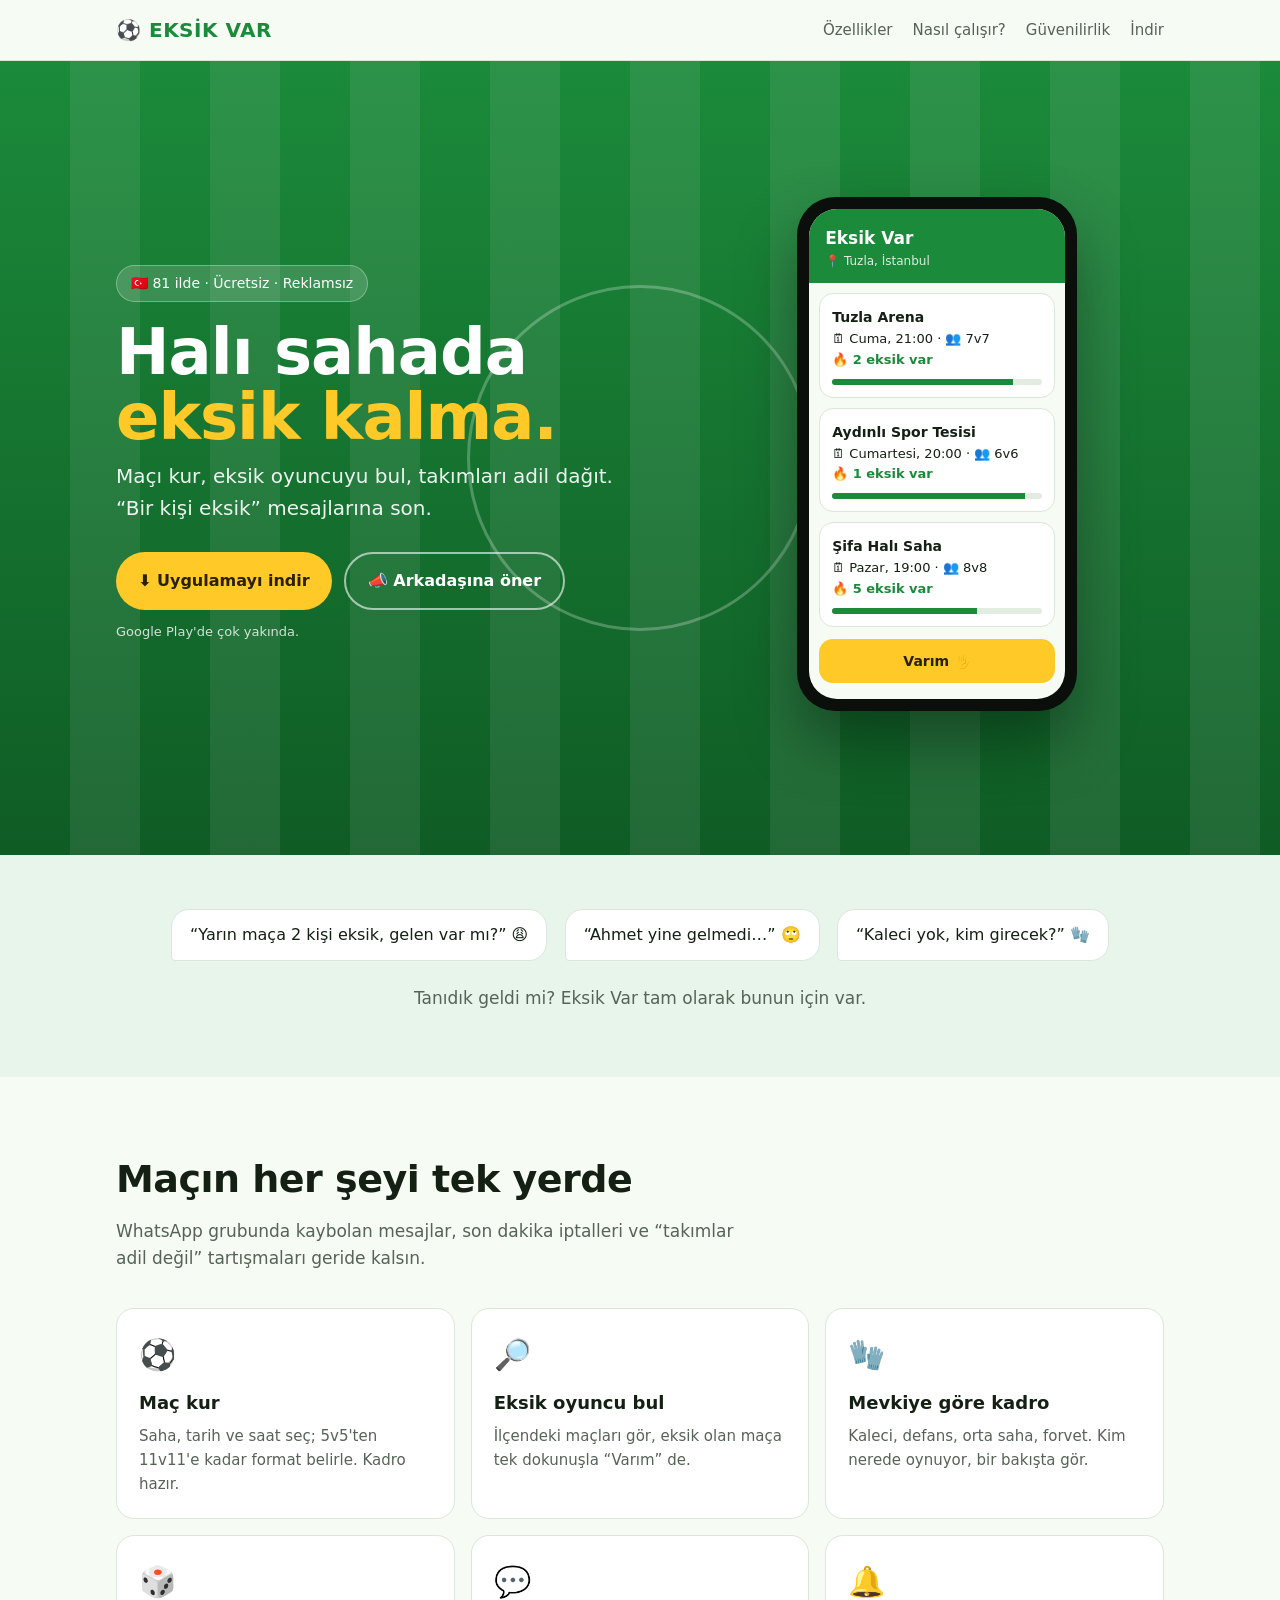
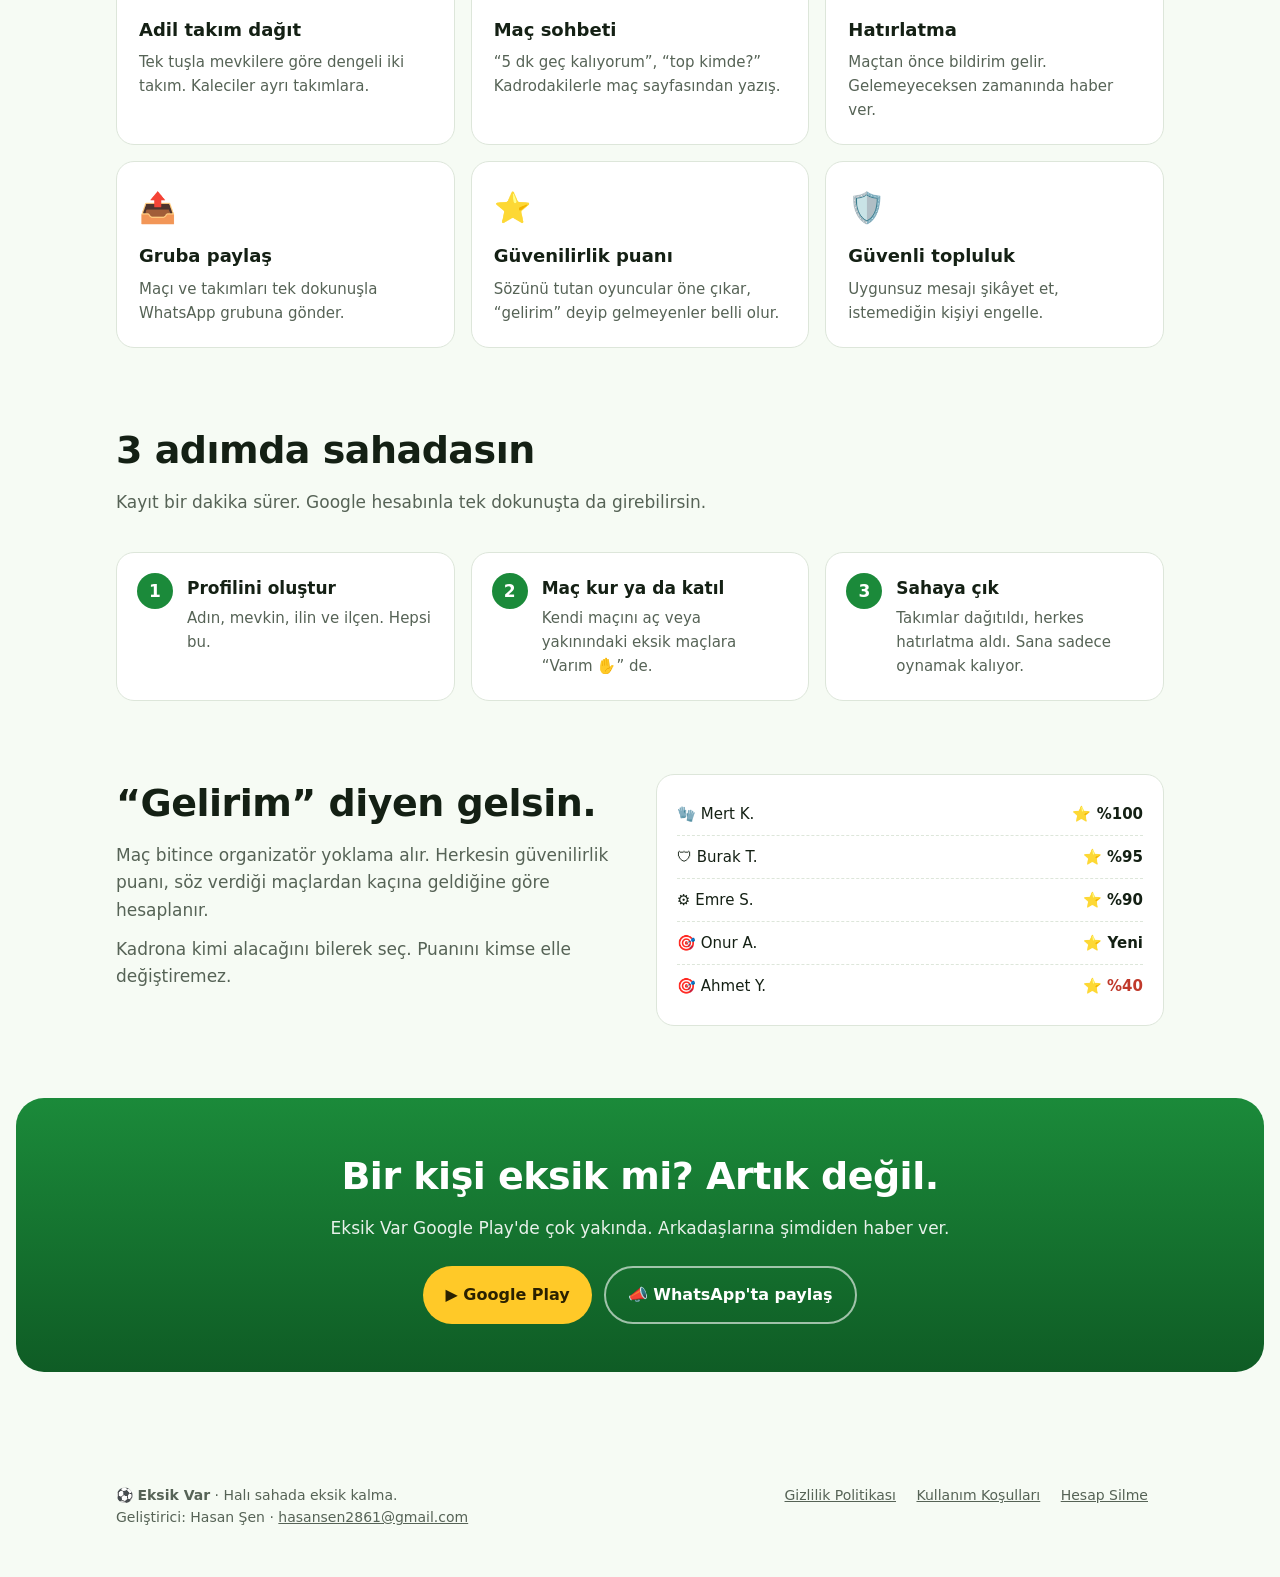
<file: index.html>
<!doctype html>
<html lang="tr">
<head>
<meta charset="utf-8">
<meta name="viewport" content="width=device-width, initial-scale=1">
<title>Eksik Var – Halı Saha Maç Bul</title>
<meta name="description" content="Halı sahada eksik kalma! Maç kur, eksik oyuncu bul, takımları adil dağıt. Türkiye'nin 81 ilinde ücretsiz.">
<meta property="og:title" content="Eksik Var – Halı sahada eksik kalma.">
<meta property="og:description" content="Maç kur, eksik oyuncu bul, takımları adil dağıt. 81 ilde ücretsiz.">
<meta name="theme-color" content="#1B8A3A">
<link rel="icon" href="data:image/svg+xml,<svg xmlns='http://www.w3.org/2000/svg' viewBox='0 0 100 100'><rect width='100' height='100' rx='22' fill='%231B8A3A'/><text x='50' y='68' font-size='58' text-anchor='middle'>⚽</text></svg>">
<style>
  :root {
    --g:#1B8A3A; --g-dark:#0F5C25; --y:#FFC928; --bg:#F6FBF4; --fg:#142014; --muted:#566356;
    --card:#ffffff; --line:#dde6da; --soft:#e7f5ea;
  }
  @media (prefers-color-scheme: dark) {
    :root { --g:#6EDB8A; --g-dark:#1B8A3A; --bg:#0d130d; --fg:#e8efe8; --muted:#a3b0a3; --card:#151d15; --line:#263026; --soft:#132a19; }
  }
  * { box-sizing:border-box; }
  html { scroll-behavior:smooth; }
  body { margin:0; background:var(--bg); color:var(--fg); font:17px/1.6 system-ui,-apple-system,"Segoe UI",Roboto,sans-serif; }
  a { color:inherit; }
  .wrap { max-width:1080px; margin:0 auto; padding:0 16px; }

  /* Üst menü */
  header { position:sticky; top:0; z-index:10; background:color-mix(in srgb, var(--bg) 88%, transparent); backdrop-filter:blur(10px); border-bottom:1px solid var(--line); }
  header .wrap { display:flex; align-items:center; justify-content:space-between; height:60px; }
  .logo { font-weight:900; letter-spacing:.5px; color:var(--g); text-decoration:none; font-size:20px; white-space:nowrap; }
  nav { display:flex; gap:20px; font-size:15px; }
  nav a { text-decoration:none; color:var(--muted); }
  nav a:hover { color:var(--g); }
  @media (max-width:640px){ nav { display:none; } }

  /* Hero: saha çizgileri */
  .hero { position:relative; overflow:hidden; background:
      linear-gradient(180deg, var(--g) 0%, var(--g-dark) 100%); color:#fff; }
  .hero::before { content:""; position:absolute; inset:0; opacity:.13; background:
      repeating-linear-gradient(90deg, transparent 0 70px, rgba(255,255,255,.6) 70px 140px); }
  .hero::after { content:""; position:absolute; width:340px; height:340px; border:3px solid rgba(255,255,255,.25); border-radius:50%; left:50%; top:50%; transform:translate(-50%,-50%); }
  .hero .wrap { position:relative; z-index:1; display:grid; grid-template-columns:1.1fr .9fr; gap:40px; align-items:center; padding-top:64px; padding-bottom:72px; }
  @media (max-width:860px){ .hero .wrap { grid-template-columns:1fr; text-align:center; padding-top:44px; } }
  .badge { display:inline-block; background:rgba(255,255,255,.15); border:1px solid rgba(255,255,255,.3); padding:6px 14px; border-radius:999px; font-size:14px; }
  .hero h1 { font-size:clamp(40px, 7vw, 64px); line-height:1.02; margin:18px 0 10px; font-weight:900; letter-spacing:-1px; }
  .hero h1 span { color:var(--y); }
  .hero p.lead { font-size:20px; opacity:.92; max-width:520px; margin:0 0 28px; }
  @media (max-width:860px){ .hero p.lead { margin-left:auto; margin-right:auto; } }
  .cta { display:flex; gap:12px; flex-wrap:wrap; }
  @media (max-width:860px){ .cta { justify-content:center; } }
  .btn { display:inline-flex; align-items:center; gap:10px; padding:14px 22px; border-radius:999px; font-weight:700; text-decoration:none; font-size:16px; border:0; cursor:pointer; }
  .btn-y { background:var(--y); color:#2a2000; }
  .btn-o { background:transparent; color:#fff; border:2px solid rgba(255,255,255,.6); }
  .soon { font-size:13px; opacity:.8; margin-top:12px; }

  /* Telefon */
  .phone { width:280px; max-width:100%; margin:0 auto; background:#0b0f0b; border-radius:38px; padding:12px; box-shadow:0 30px 60px rgba(0,0,0,.35); }
  .screen { background:#f6fbf4; color:#142014; border-radius:28px; overflow:hidden; text-align:left; }
  .bar { background:#1B8A3A; color:#fff; padding:16px 16px 12px; }
  .bar b { font-size:17px; font-weight:900; }
  .bar small { display:block; opacity:.85; font-size:12px; }
  .mc { background:#fff; margin:10px; border-radius:14px; padding:12px; border:1px solid #dde6da; font-size:13px; }
  .mc b { font-size:14px; }
  .mc .hot { color:#1B8A3A; font-weight:700; }
  .mc .meter { height:6px; background:#e3ece1; border-radius:6px; margin-top:8px; overflow:hidden; }
  .mc .meter i { display:block; height:100%; background:#1B8A3A; }
  .fab { margin:12px 10px 16px; background:#FFC928; color:#2a2000; text-align:center; padding:11px; border-radius:14px; font-weight:800; font-size:14px; }

  section { padding:72px 0; }
  h2 { font-size:clamp(28px, 4vw, 38px); margin:0 0 8px; letter-spacing:-.5px; }
  .sub { color:var(--muted); margin:0 0 36px; max-width:640px; }

  /* Sorun bandı */
  .problem { background:var(--soft); text-align:center; padding:48px 0; }
  .chat-q { display:inline-block; background:var(--card); border:1px solid var(--line); border-radius:18px 18px 18px 4px; padding:12px 18px; margin:6px; font-size:16px; }
  .problem p { color:var(--muted); margin-top:18px; }

  /* Özellikler */
  .grid { display:grid; grid-template-columns:repeat(3,1fr); gap:16px; }
  @media (max-width:860px){ .grid { grid-template-columns:1fr 1fr; } }
  @media (max-width:560px){ .grid { grid-template-columns:1fr; } }
  .f { background:var(--card); border:1px solid var(--line); border-radius:18px; padding:22px; }
  .f .ic { font-size:30px; }
  .f h3 { margin:10px 0 6px; font-size:18px; }
  .f p { margin:0; color:var(--muted); font-size:15px; }

  /* Adımlar */
  .steps { display:grid; grid-template-columns:repeat(3,1fr); gap:16px; counter-reset:s; }
  @media (max-width:760px){ .steps { grid-template-columns:1fr; } }
  .step { position:relative; padding:22px 22px 22px 70px; background:var(--card); border:1px solid var(--line); border-radius:18px; }
  .step::before { counter-increment:s; content:counter(s); position:absolute; left:20px; top:20px; width:36px; height:36px; border-radius:50%; background:var(--g); color:#fff; display:grid; place-items:center; font-weight:800; }
  @media (prefers-color-scheme: dark){ .step::before { color:#00391A; } }
  .step h3 { margin:0 0 4px; font-size:17px; }
  .step p { margin:0; color:var(--muted); font-size:15px; }

  /* Güvenilirlik */
  .trust { display:grid; grid-template-columns:1fr 1fr; gap:32px; align-items:center; }
  @media (max-width:760px){ .trust { grid-template-columns:1fr; } }
  .roster { background:var(--card); border:1px solid var(--line); border-radius:18px; padding:18px 20px; }
  .roster div { display:flex; justify-content:space-between; padding:9px 0; border-bottom:1px dashed var(--line); font-size:15px; }
  .roster div:last-child { border-bottom:0; }
  .roster .lo { color:#c0392b; }
  @media (prefers-color-scheme: dark){ .roster .lo { color:#ff8a7a; } }

  /* Son çağrı */
  .final { text-align:center; background:linear-gradient(180deg, var(--g) 0%, var(--g-dark) 100%); color:#fff; border-radius:28px; padding:48px 20px; margin:0 16px; }
  .final h2 { color:#fff; }
  .final p { opacity:.9; margin:0 0 24px; }
  .final .cta { justify-content:center; }

  footer { padding:40px 0 48px; color:var(--muted); font-size:14px; }
  footer .wrap { display:flex; justify-content:space-between; flex-wrap:wrap; gap:16px; }
  footer a { color:var(--muted); margin-right:16px; }
</style>
</head>
<body>

<header>
  <div class="wrap">
    <a class="logo" href="#">⚽ EKSİK VAR</a>
    <nav>
      <a href="#ozellikler">Özellikler</a>
      <a href="#nasil">Nasıl çalışır?</a>
      <a href="#guven">Güvenilirlik</a>
      <a href="#indir">İndir</a>
    </nav>
  </div>
</header>

<section class="hero">
  <div class="wrap">
    <div>
      <span class="badge">🇹🇷 81 ilde · Ücretsiz · Reklamsız</span>
      <h1>Halı sahada<br><span>eksik kalma.</span></h1>
      <p class="lead">Maçı kur, eksik oyuncuyu bul, takımları adil dağıt. “Bir kişi eksik” mesajlarına son.</p>
      <div class="cta">
        <a class="btn btn-y" href="#indir">⬇ Uygulamayı indir</a>
        <a class="btn btn-o" id="share" href="#">📣 Arkadaşına öner</a>
      </div>
      <div class="soon">Google Play'de çok yakında.</div>
    </div>

    <div class="phone" aria-hidden="true">
      <div class="screen">
        <div class="bar"><b>Eksik Var</b><small>📍 Tuzla, İstanbul</small></div>
        <div class="mc">
          <b>Tuzla Arena</b><br>
          🗓 Cuma, 21:00 · 👥 7v7<br>
          <span class="hot">🔥 2 eksik var</span>
          <div class="meter"><i style="width:86%"></i></div>
        </div>
        <div class="mc">
          <b>Aydınlı Spor Tesisi</b><br>
          🗓 Cumartesi, 20:00 · 👥 6v6<br>
          <span class="hot">🔥 1 eksik var</span>
          <div class="meter"><i style="width:92%"></i></div>
        </div>
        <div class="mc">
          <b>Şifa Halı Saha</b><br>
          🗓 Pazar, 19:00 · 👥 8v8<br>
          <span class="hot">🔥 5 eksik var</span>
          <div class="meter"><i style="width:69%"></i></div>
        </div>
        <div class="fab">Varım ✋</div>
      </div>
    </div>
  </div>
</section>

<div class="problem">
  <div class="wrap">
    <span class="chat-q">“Yarın maça 2 kişi eksik, gelen var mı?” 😩</span>
    <span class="chat-q">“Ahmet yine gelmedi…” 🙄</span>
    <span class="chat-q">“Kaleci yok, kim girecek?” 🧤</span>
    <p>Tanıdık geldi mi? Eksik Var tam olarak bunun için var.</p>
  </div>
</div>

<section id="ozellikler">
  <div class="wrap">
    <h2>Maçın her şeyi tek yerde</h2>
    <p class="sub">WhatsApp grubunda kaybolan mesajlar, son dakika iptalleri ve “takımlar adil değil” tartışmaları geride kalsın.</p>
    <div class="grid">
      <div class="f"><div class="ic">⚽</div><h3>Maç kur</h3><p>Saha, tarih ve saat seç; 5v5'ten 11v11'e kadar format belirle. Kadro hazır.</p></div>
      <div class="f"><div class="ic">🔎</div><h3>Eksik oyuncu bul</h3><p>İlçendeki maçları gör, eksik olan maça tek dokunuşla “Varım” de.</p></div>
      <div class="f"><div class="ic">🧤</div><h3>Mevkiye göre kadro</h3><p>Kaleci, defans, orta saha, forvet. Kim nerede oynuyor, bir bakışta gör.</p></div>
      <div class="f"><div class="ic">🎲</div><h3>Adil takım dağıt</h3><p>Tek tuşla mevkilere göre dengeli iki takım. Kaleciler ayrı takımlara.</p></div>
      <div class="f"><div class="ic">💬</div><h3>Maç sohbeti</h3><p>“5 dk geç kalıyorum”, “top kimde?” Kadrodakilerle maç sayfasından yazış.</p></div>
      <div class="f"><div class="ic">🔔</div><h3>Hatırlatma</h3><p>Maçtan önce bildirim gelir. Gelemeyeceksen zamanında haber ver.</p></div>
      <div class="f"><div class="ic">📤</div><h3>Gruba paylaş</h3><p>Maçı ve takımları tek dokunuşla WhatsApp grubuna gönder.</p></div>
      <div class="f"><div class="ic">⭐</div><h3>Güvenilirlik puanı</h3><p>Sözünü tutan oyuncular öne çıkar, “gelirim” deyip gelmeyenler belli olur.</p></div>
      <div class="f"><div class="ic">🛡️</div><h3>Güvenli topluluk</h3><p>Uygunsuz mesajı şikâyet et, istemediğin kişiyi engelle.</p></div>
    </div>
  </div>
</section>

<section id="nasil" style="padding-top:0">
  <div class="wrap">
    <h2>3 adımda sahadasın</h2>
    <p class="sub">Kayıt bir dakika sürer. Google hesabınla tek dokunuşta da girebilirsin.</p>
    <div class="steps">
      <div class="step"><h3>Profilini oluştur</h3><p>Adın, mevkin, ilin ve ilçen. Hepsi bu.</p></div>
      <div class="step"><h3>Maç kur ya da katıl</h3><p>Kendi maçını aç veya yakınındaki eksik maçlara “Varım ✋” de.</p></div>
      <div class="step"><h3>Sahaya çık</h3><p>Takımlar dağıtıldı, herkes hatırlatma aldı. Sana sadece oynamak kalıyor.</p></div>
    </div>
  </div>
</section>

<section id="guven" style="padding-top:0">
  <div class="wrap trust">
    <div>
      <h2>“Gelirim” diyen gelsin.</h2>
      <p class="sub" style="margin-bottom:12px">Maç bitince organizatör yoklama alır. Herkesin güvenilirlik puanı, söz verdiği maçlardan kaçına geldiğine göre hesaplanır.</p>
      <p class="sub">Kadrona kimi alacağını bilerek seç. Puanını kimse elle değiştiremez.</p>
    </div>
    <div class="roster" aria-label="Örnek kadro">
      <div><span>🧤 Mert K.</span><b>⭐ %100</b></div>
      <div><span>🛡 Burak T.</span><b>⭐ %95</b></div>
      <div><span>⚙️ Emre S.</span><b>⭐ %90</b></div>
      <div><span>🎯 Onur A.</span><b>⭐ Yeni</b></div>
      <div><span>🎯 Ahmet Y.</span><b class="lo">⭐ %40</b></div>
    </div>
  </div>
</section>

<section id="indir" style="padding-top:0">
  <div class="final">
    <h2>Bir kişi eksik mi? Artık değil.</h2>
    <p>Eksik Var Google Play'de çok yakında. Arkadaşlarına şimdiden haber ver.</p>
    <div class="cta">
      <a class="btn btn-y" href="https://play.google.com/store/apps/details?id=com.hasan.halisaha">▶ Google Play</a>
      <a class="btn btn-o" id="share2" href="#">📣 WhatsApp'ta paylaş</a>
    </div>
  </div>
</section>

<footer>
  <div class="wrap">
    <div>⚽ <b>Eksik Var</b> · Halı sahada eksik kalma.<br>Geliştirici: Hasan Şen · <a href="mailto:hasansen2861@gmail.com">hasansen2861@gmail.com</a></div>
    <div>
      <a href="gizlilik.html">Gizlilik Politikası</a>
      <a href="kosullar.html">Kullanım Koşulları</a>
      <a href="hesap-silme.html">Hesap Silme</a>
    </div>
  </div>
</footer>

<script>
  var msg = "Halı sahada eksik mi kaldınız? ⚽\nEksik Var ile yakınındaki maçları bul, kadronu tamamla, takımları adil dağıt.\n\n" + location.href.split('#')[0];
  var wa = "https://wa.me/?text=" + encodeURIComponent(msg);
  ["share","share2"].forEach(function(id){ var a=document.getElementById(id); if(a){ a.href=wa; a.target="_blank"; a.rel="noopener"; } });
</script>
</body>
</html>
</file>
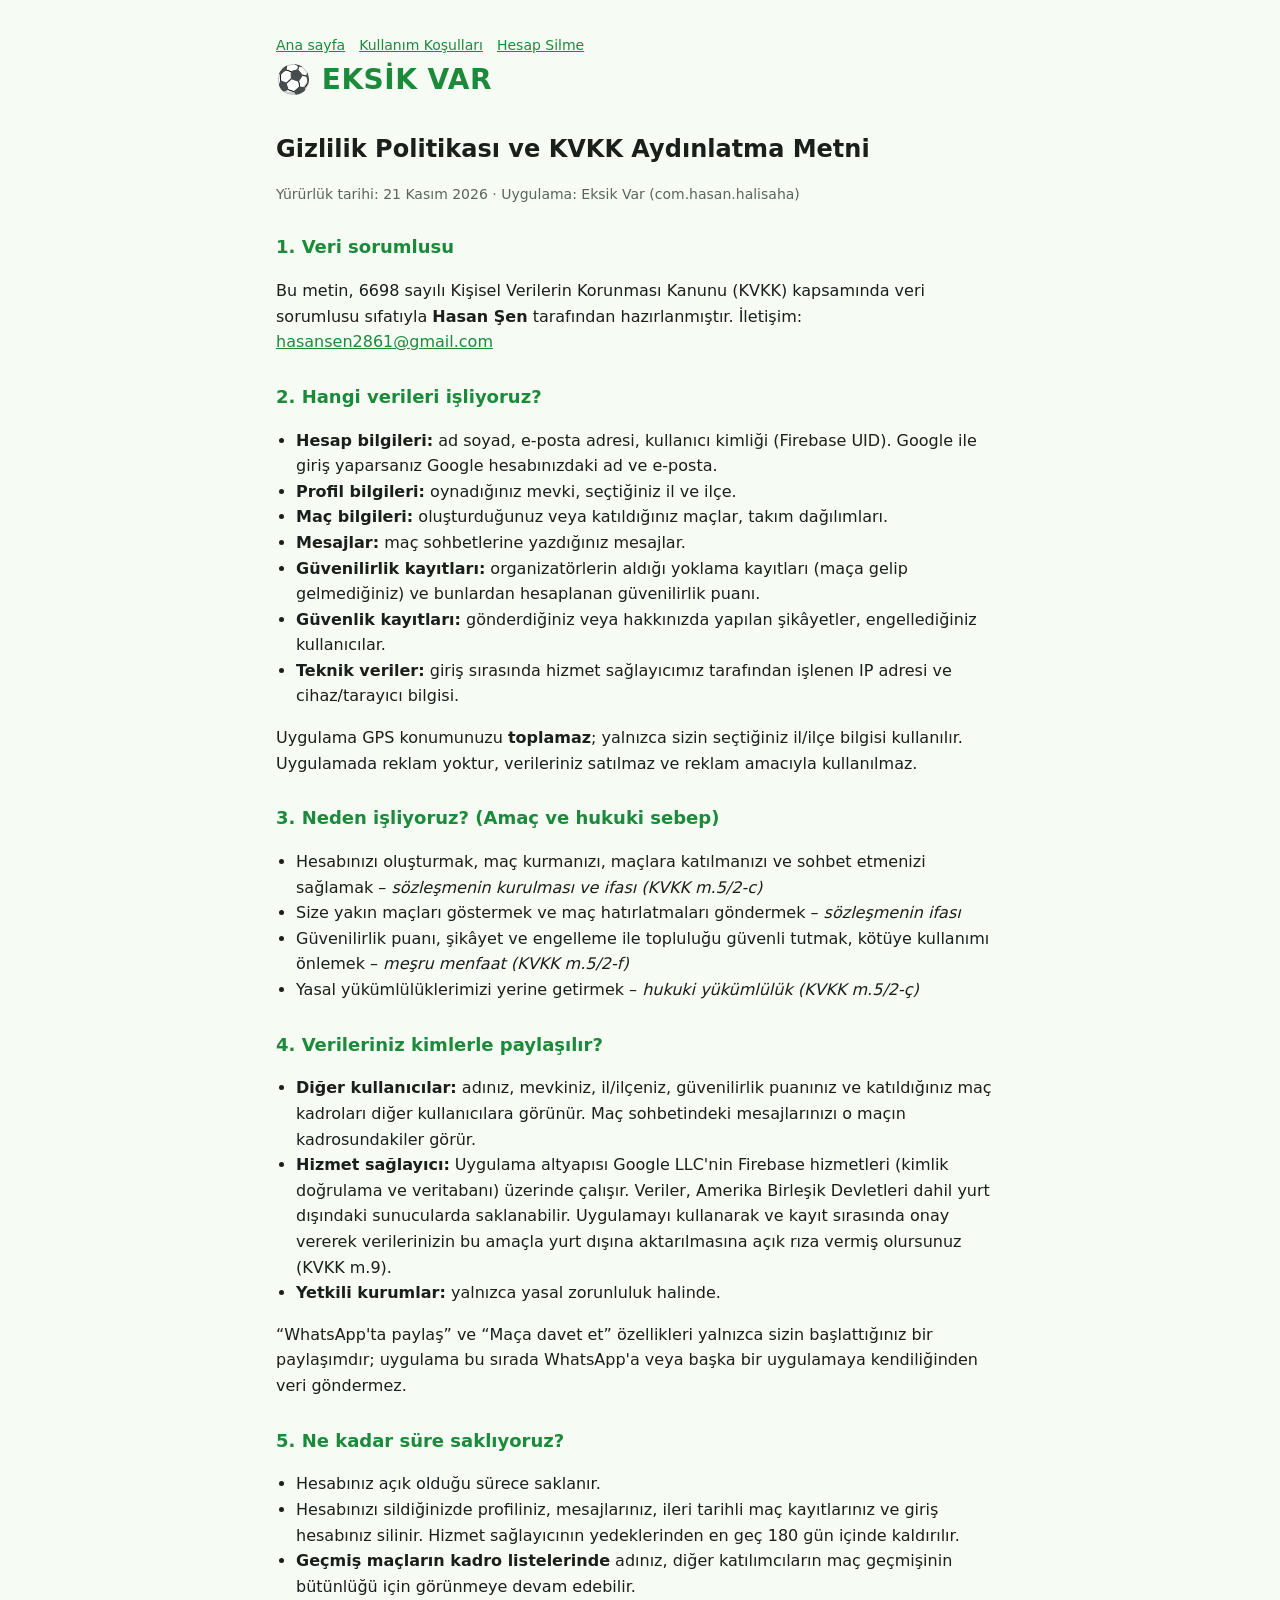
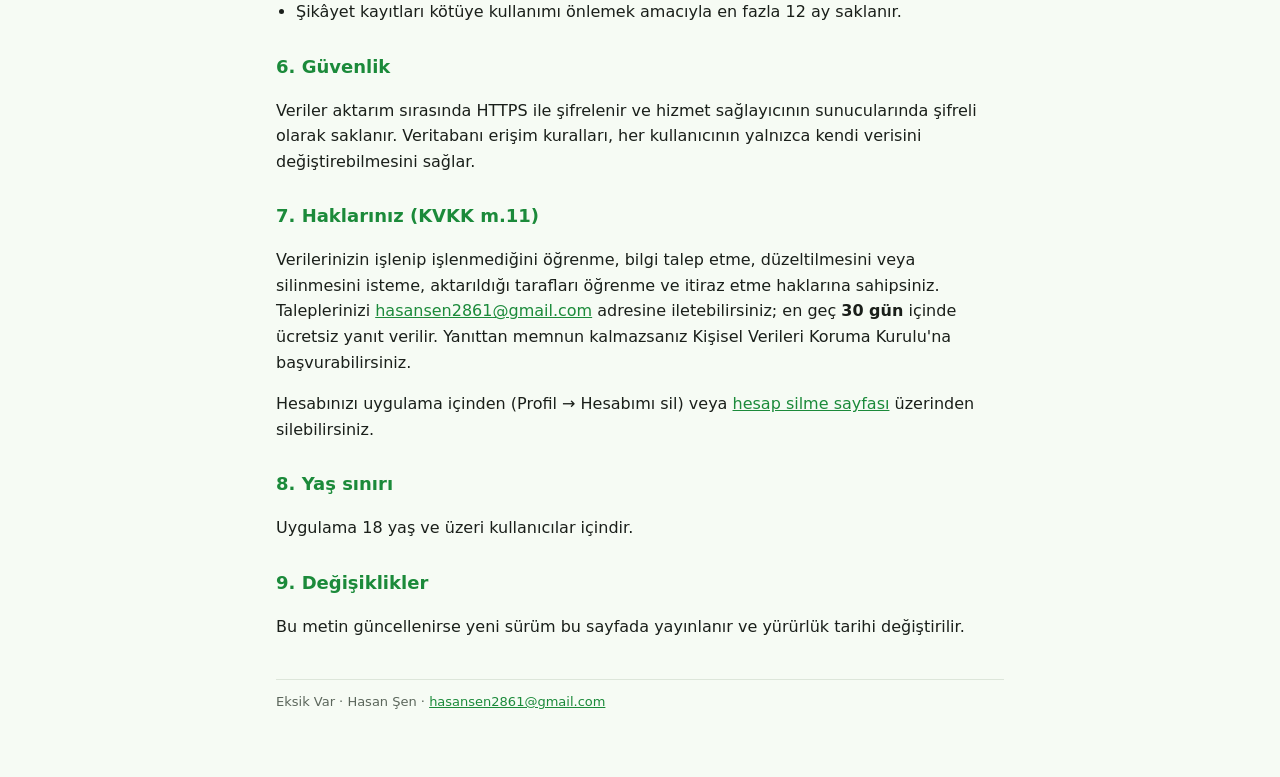
<file: gizlilik.html>
<!doctype html>
<html lang="tr">
<head>
<meta charset="utf-8">
<meta name="viewport" content="width=device-width, initial-scale=1">
<title>Eksik Var – Gizlilik Politikası</title>
<link rel="stylesheet" href="style.css">
</head>
<body>
<main>
  <nav><a href="index.html">Ana sayfa</a><a href="kosullar.html">Kullanım Koşulları</a><a href="hesap-silme.html">Hesap Silme</a></nav>
  <div class="brand">⚽ EKSİK VAR</div>

  <h1>Gizlilik Politikası ve KVKK Aydınlatma Metni</h1>
  <p class="meta">Yürürlük tarihi: 21 Kasım 2026 · Uygulama: Eksik Var (com.hasan.halisaha)</p>

  <h2>1. Veri sorumlusu</h2>
  <p>Bu metin, 6698 sayılı Kişisel Verilerin Korunması Kanunu (KVKK) kapsamında veri sorumlusu sıfatıyla <strong>Hasan Şen</strong> tarafından hazırlanmıştır. İletişim: <a href="mailto:hasansen2861@gmail.com">hasansen2861@gmail.com</a></p>

  <h2>2. Hangi verileri işliyoruz?</h2>
  <ul>
    <li><strong>Hesap bilgileri:</strong> ad soyad, e-posta adresi, kullanıcı kimliği (Firebase UID). Google ile giriş yaparsanız Google hesabınızdaki ad ve e-posta.</li>
    <li><strong>Profil bilgileri:</strong> oynadığınız mevki, seçtiğiniz il ve ilçe.</li>
    <li><strong>Maç bilgileri:</strong> oluşturduğunuz veya katıldığınız maçlar, takım dağılımları.</li>
    <li><strong>Mesajlar:</strong> maç sohbetlerine yazdığınız mesajlar.</li>
    <li><strong>Güvenilirlik kayıtları:</strong> organizatörlerin aldığı yoklama kayıtları (maça gelip gelmediğiniz) ve bunlardan hesaplanan güvenilirlik puanı.</li>
    <li><strong>Güvenlik kayıtları:</strong> gönderdiğiniz veya hakkınızda yapılan şikâyetler, engellediğiniz kullanıcılar.</li>
    <li><strong>Teknik veriler:</strong> giriş sırasında hizmet sağlayıcımız tarafından işlenen IP adresi ve cihaz/tarayıcı bilgisi.</li>
  </ul>
  <p>Uygulama GPS konumunuzu <strong>toplamaz</strong>; yalnızca sizin seçtiğiniz il/ilçe bilgisi kullanılır. Uygulamada reklam yoktur, verileriniz satılmaz ve reklam amacıyla kullanılmaz.</p>

  <h2>3. Neden işliyoruz? (Amaç ve hukuki sebep)</h2>
  <ul>
    <li>Hesabınızı oluşturmak, maç kurmanızı, maçlara katılmanızı ve sohbet etmenizi sağlamak – <em>sözleşmenin kurulması ve ifası (KVKK m.5/2-c)</em></li>
    <li>Size yakın maçları göstermek ve maç hatırlatmaları göndermek – <em>sözleşmenin ifası</em></li>
    <li>Güvenilirlik puanı, şikâyet ve engelleme ile topluluğu güvenli tutmak, kötüye kullanımı önlemek – <em>meşru menfaat (KVKK m.5/2-f)</em></li>
    <li>Yasal yükümlülüklerimizi yerine getirmek – <em>hukuki yükümlülük (KVKK m.5/2-ç)</em></li>
  </ul>

  <h2>4. Verileriniz kimlerle paylaşılır?</h2>
  <ul>
    <li><strong>Diğer kullanıcılar:</strong> adınız, mevkiniz, il/ilçeniz, güvenilirlik puanınız ve katıldığınız maç kadroları diğer kullanıcılara görünür. Maç sohbetindeki mesajlarınızı o maçın kadrosundakiler görür.</li>
    <li><strong>Hizmet sağlayıcı:</strong> Uygulama altyapısı Google LLC'nin Firebase hizmetleri (kimlik doğrulama ve veritabanı) üzerinde çalışır. Veriler, Amerika Birleşik Devletleri dahil yurt dışındaki sunucularda saklanabilir. Uygulamayı kullanarak ve kayıt sırasında onay vererek verilerinizin bu amaçla yurt dışına aktarılmasına açık rıza vermiş olursunuz (KVKK m.9).</li>
    <li><strong>Yetkili kurumlar:</strong> yalnızca yasal zorunluluk halinde.</li>
  </ul>
  <p>“WhatsApp'ta paylaş” ve “Maça davet et” özellikleri yalnızca sizin başlattığınız bir paylaşımdır; uygulama bu sırada WhatsApp'a veya başka bir uygulamaya kendiliğinden veri göndermez.</p>

  <h2>5. Ne kadar süre saklıyoruz?</h2>
  <ul>
    <li>Hesabınız açık olduğu sürece saklanır.</li>
    <li>Hesabınızı sildiğinizde profiliniz, mesajlarınız, ileri tarihli maç kayıtlarınız ve giriş hesabınız silinir. Hizmet sağlayıcının yedeklerinden en geç 180 gün içinde kaldırılır.</li>
    <li><strong>Geçmiş maçların kadro listelerinde</strong> adınız, diğer katılımcıların maç geçmişinin bütünlüğü için görünmeye devam edebilir.</li>
    <li>Şikâyet kayıtları kötüye kullanımı önlemek amacıyla en fazla 12 ay saklanır.</li>
  </ul>

  <h2>6. Güvenlik</h2>
  <p>Veriler aktarım sırasında HTTPS ile şifrelenir ve hizmet sağlayıcının sunucularında şifreli olarak saklanır. Veritabanı erişim kuralları, her kullanıcının yalnızca kendi verisini değiştirebilmesini sağlar.</p>

  <h2>7. Haklarınız (KVKK m.11)</h2>
  <p>Verilerinizin işlenip işlenmediğini öğrenme, bilgi talep etme, düzeltilmesini veya silinmesini isteme, aktarıldığı tarafları öğrenme ve itiraz etme haklarına sahipsiniz. Taleplerinizi <a href="mailto:hasansen2861@gmail.com">hasansen2861@gmail.com</a> adresine iletebilirsiniz; en geç <strong>30 gün</strong> içinde ücretsiz yanıt verilir. Yanıttan memnun kalmazsanız Kişisel Verileri Koruma Kurulu'na başvurabilirsiniz.</p>
  <p>Hesabınızı uygulama içinden (Profil → Hesabımı sil) veya <a href="hesap-silme.html">hesap silme sayfası</a> üzerinden silebilirsiniz.</p>

  <h2>8. Yaş sınırı</h2>
  <p>Uygulama 18 yaş ve üzeri kullanıcılar içindir.</p>

  <h2>9. Değişiklikler</h2>
  <p>Bu metin güncellenirse yeni sürüm bu sayfada yayınlanır ve yürürlük tarihi değiştirilir.</p>

  <footer>Eksik Var · Hasan Şen · <a href="mailto:hasansen2861@gmail.com">hasansen2861@gmail.com</a></footer>
</main>
</body>
</html>
</file>
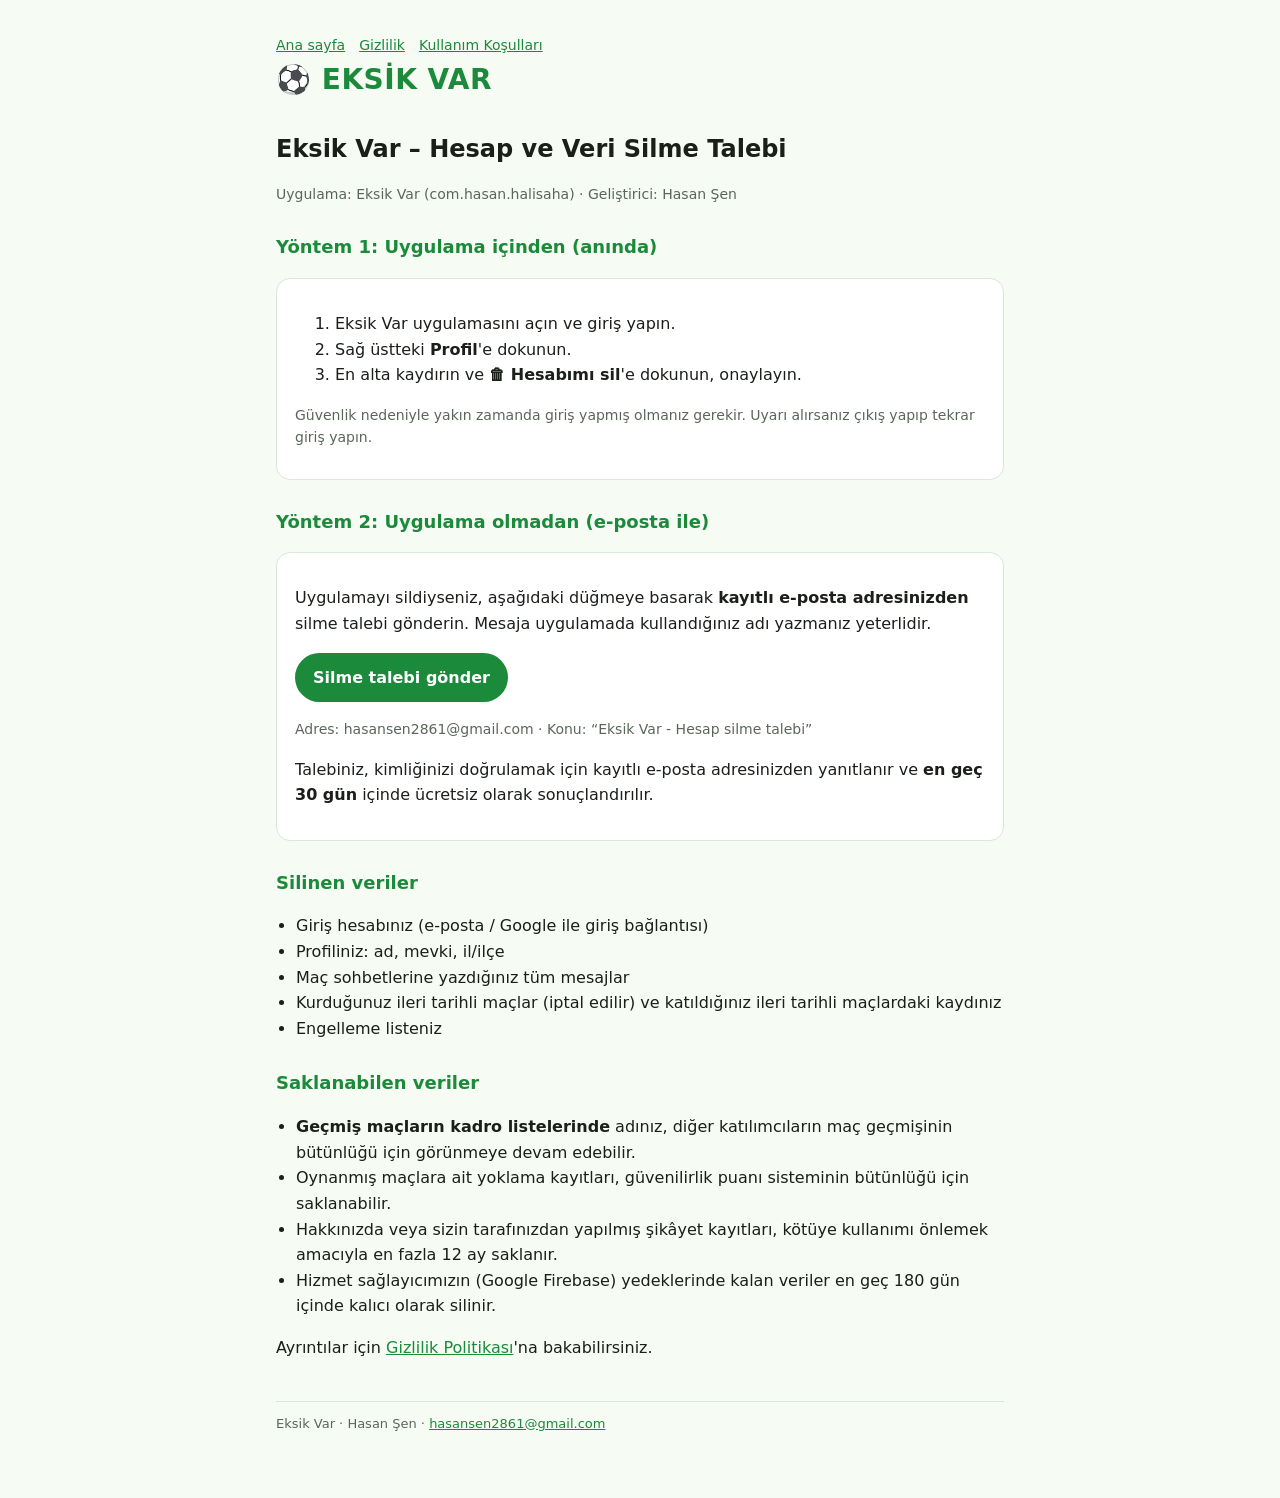
<file: hesap-silme.html>
<!doctype html>
<html lang="tr">
<head>
<meta charset="utf-8">
<meta name="viewport" content="width=device-width, initial-scale=1">
<title>Eksik Var – Hesap ve Veri Silme</title>
<link rel="stylesheet" href="style.css">
</head>
<body>
<main>
  <nav><a href="index.html">Ana sayfa</a><a href="gizlilik.html">Gizlilik</a><a href="kosullar.html">Kullanım Koşulları</a></nav>
  <div class="brand">⚽ EKSİK VAR</div>

  <h1>Eksik Var – Hesap ve Veri Silme Talebi</h1>
  <p class="meta">Uygulama: Eksik Var (com.hasan.halisaha) · Geliştirici: Hasan Şen</p>

  <h2>Yöntem 1: Uygulama içinden (anında)</h2>
  <div class="card">
    <ol>
      <li>Eksik Var uygulamasını açın ve giriş yapın.</li>
      <li>Sağ üstteki <strong>Profil</strong>'e dokunun.</li>
      <li>En alta kaydırın ve <strong>🗑 Hesabımı sil</strong>'e dokunun, onaylayın.</li>
    </ol>
    <p class="meta">Güvenlik nedeniyle yakın zamanda giriş yapmış olmanız gerekir. Uyarı alırsanız çıkış yapıp tekrar giriş yapın.</p>
  </div>

  <h2>Yöntem 2: Uygulama olmadan (e-posta ile)</h2>
  <div class="card">
    <p>Uygulamayı sildiyseniz, aşağıdaki düğmeye basarak <strong>kayıtlı e-posta adresinizden</strong> silme talebi gönderin. Mesaja uygulamada kullandığınız adı yazmanız yeterlidir.</p>
    <p><a class="btn" href="mailto:hasansen2861@gmail.com?subject=Eksik%20Var%20-%20Hesap%20silme%20talebi&body=Merhaba%2C%0A%0AEksik%20Var%20hesab%C4%B1m%C4%B1n%20ve%20verilerimin%20silinmesini%20talep%20ediyorum.%0A%0AUygulamadaki%20ad%C4%B1m%3A%20%0AKay%C4%B1tl%C4%B1%20e-posta%20adresim%3A%20">Silme talebi gönder</a></p>
    <p class="meta">Adres: hasansen2861@gmail.com · Konu: “Eksik Var - Hesap silme talebi”</p>
    <p>Talebiniz, kimliğinizi doğrulamak için kayıtlı e-posta adresinizden yanıtlanır ve <strong>en geç 30 gün</strong> içinde ücretsiz olarak sonuçlandırılır.</p>
  </div>

  <h2>Silinen veriler</h2>
  <ul>
    <li>Giriş hesabınız (e-posta / Google ile giriş bağlantısı)</li>
    <li>Profiliniz: ad, mevki, il/ilçe</li>
    <li>Maç sohbetlerine yazdığınız tüm mesajlar</li>
    <li>Kurduğunuz ileri tarihli maçlar (iptal edilir) ve katıldığınız ileri tarihli maçlardaki kaydınız</li>
    <li>Engelleme listeniz</li>
  </ul>

  <h2>Saklanabilen veriler</h2>
  <ul>
    <li><strong>Geçmiş maçların kadro listelerinde</strong> adınız, diğer katılımcıların maç geçmişinin bütünlüğü için görünmeye devam edebilir.</li>
    <li>Oynanmış maçlara ait yoklama kayıtları, güvenilirlik puanı sisteminin bütünlüğü için saklanabilir.</li>
    <li>Hakkınızda veya sizin tarafınızdan yapılmış şikâyet kayıtları, kötüye kullanımı önlemek amacıyla en fazla 12 ay saklanır.</li>
    <li>Hizmet sağlayıcımızın (Google Firebase) yedeklerinde kalan veriler en geç 180 gün içinde kalıcı olarak silinir.</li>
  </ul>

  <p>Ayrıntılar için <a href="gizlilik.html">Gizlilik Politikası</a>'na bakabilirsiniz.</p>

  <footer>Eksik Var · Hasan Şen · <a href="mailto:hasansen2861@gmail.com">hasansen2861@gmail.com</a></footer>
</main>
</body>
</html>
</file>
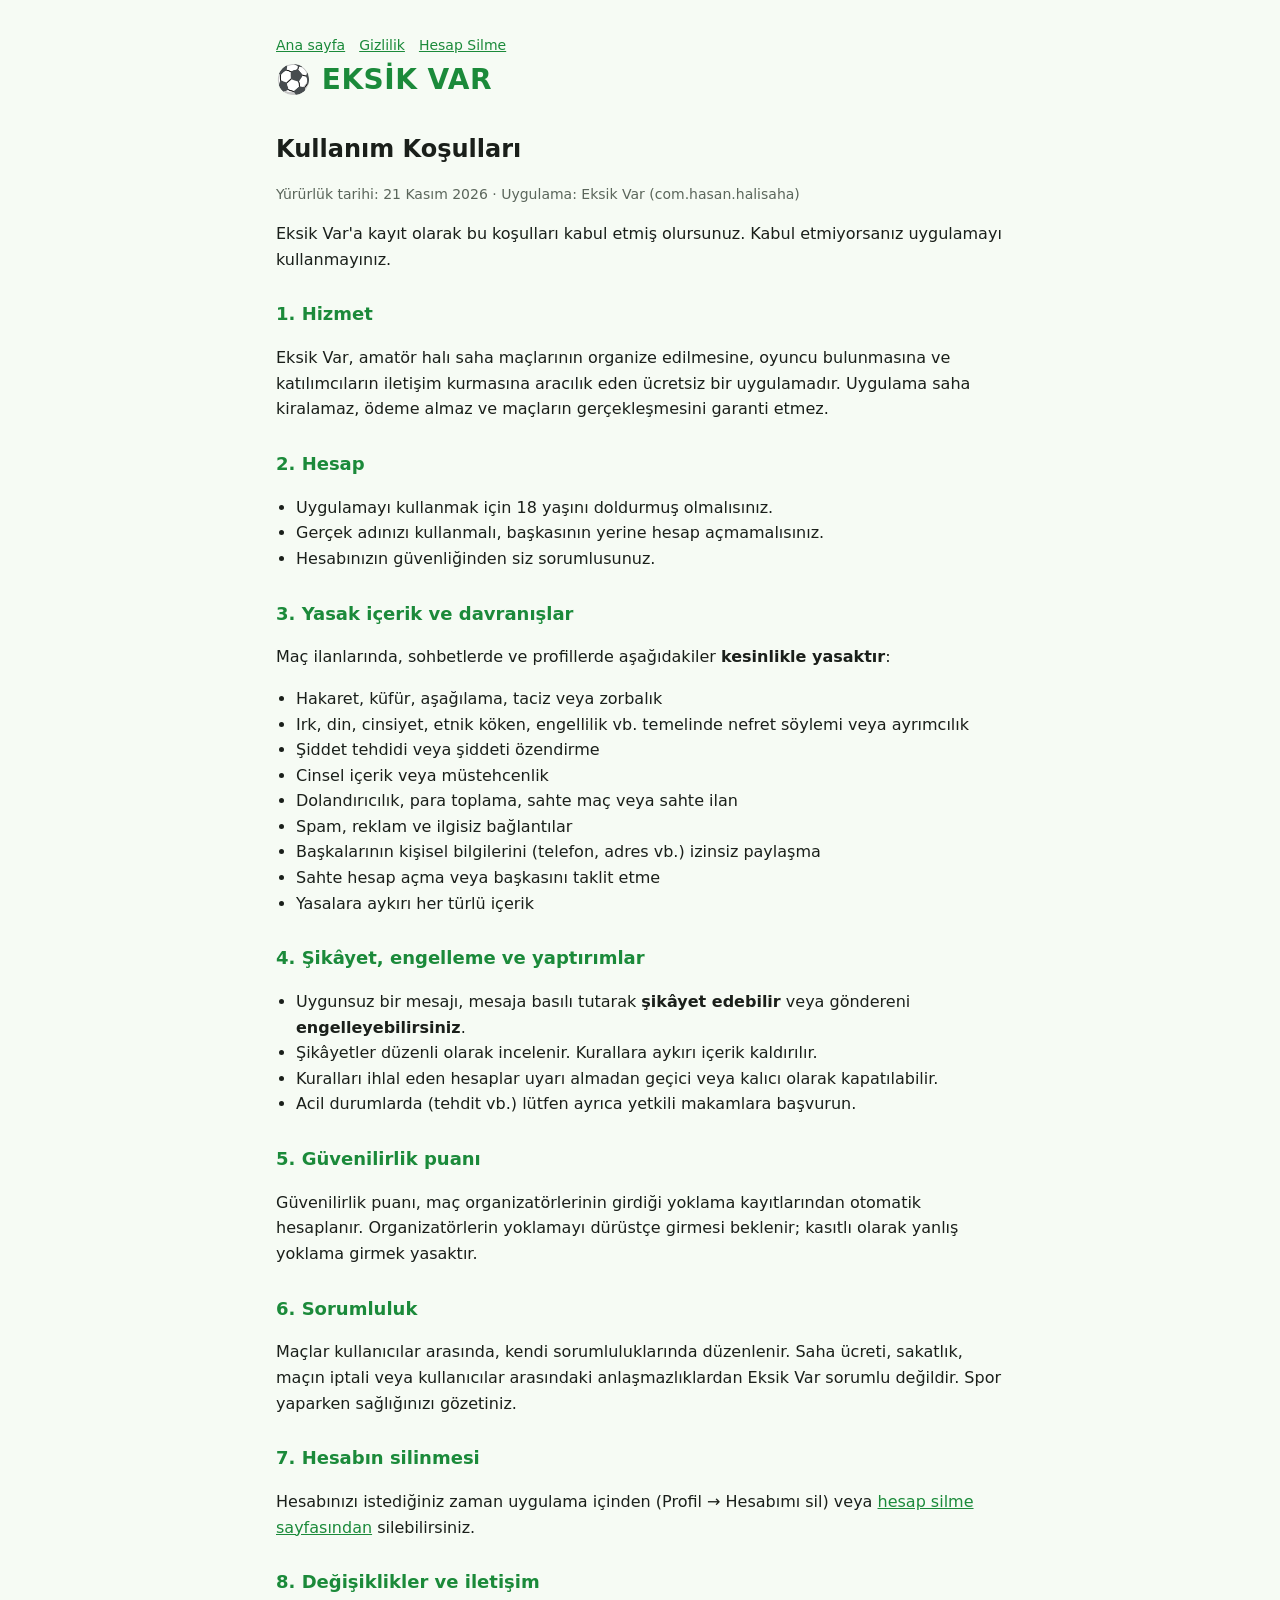
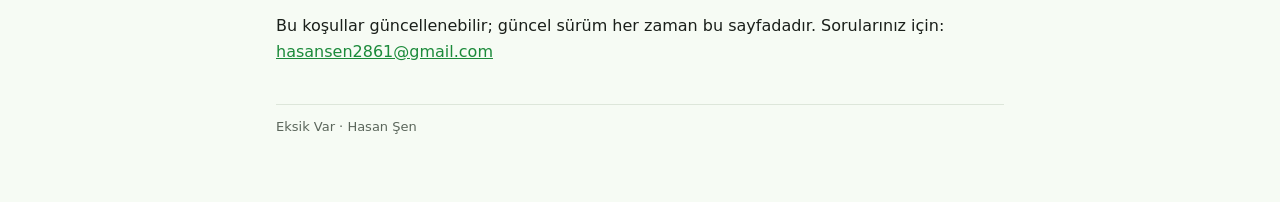
<file: kosullar.html>
<!doctype html>
<html lang="tr">
<head>
<meta charset="utf-8">
<meta name="viewport" content="width=device-width, initial-scale=1">
<title>Eksik Var – Kullanım Koşulları</title>
<link rel="stylesheet" href="style.css">
</head>
<body>
<main>
  <nav><a href="index.html">Ana sayfa</a><a href="gizlilik.html">Gizlilik</a><a href="hesap-silme.html">Hesap Silme</a></nav>
  <div class="brand">⚽ EKSİK VAR</div>

  <h1>Kullanım Koşulları</h1>
  <p class="meta">Yürürlük tarihi: 21 Kasım 2026 · Uygulama: Eksik Var (com.hasan.halisaha)</p>

  <p>Eksik Var'a kayıt olarak bu koşulları kabul etmiş olursunuz. Kabul etmiyorsanız uygulamayı kullanmayınız.</p>

  <h2>1. Hizmet</h2>
  <p>Eksik Var, amatör halı saha maçlarının organize edilmesine, oyuncu bulunmasına ve katılımcıların iletişim kurmasına aracılık eden ücretsiz bir uygulamadır. Uygulama saha kiralamaz, ödeme almaz ve maçların gerçekleşmesini garanti etmez.</p>

  <h2>2. Hesap</h2>
  <ul>
    <li>Uygulamayı kullanmak için 18 yaşını doldurmuş olmalısınız.</li>
    <li>Gerçek adınızı kullanmalı, başkasının yerine hesap açmamalısınız.</li>
    <li>Hesabınızın güvenliğinden siz sorumlusunuz.</li>
  </ul>

  <h2>3. Yasak içerik ve davranışlar</h2>
  <p>Maç ilanlarında, sohbetlerde ve profillerde aşağıdakiler <strong>kesinlikle yasaktır</strong>:</p>
  <ul>
    <li>Hakaret, küfür, aşağılama, taciz veya zorbalık</li>
    <li>Irk, din, cinsiyet, etnik köken, engellilik vb. temelinde nefret söylemi veya ayrımcılık</li>
    <li>Şiddet tehdidi veya şiddeti özendirme</li>
    <li>Cinsel içerik veya müstehcenlik</li>
    <li>Dolandırıcılık, para toplama, sahte maç veya sahte ilan</li>
    <li>Spam, reklam ve ilgisiz bağlantılar</li>
    <li>Başkalarının kişisel bilgilerini (telefon, adres vb.) izinsiz paylaşma</li>
    <li>Sahte hesap açma veya başkasını taklit etme</li>
    <li>Yasalara aykırı her türlü içerik</li>
  </ul>

  <h2>4. Şikâyet, engelleme ve yaptırımlar</h2>
  <ul>
    <li>Uygunsuz bir mesajı, mesaja basılı tutarak <strong>şikâyet edebilir</strong> veya göndereni <strong>engelleyebilirsiniz</strong>.</li>
    <li>Şikâyetler düzenli olarak incelenir. Kurallara aykırı içerik kaldırılır.</li>
    <li>Kuralları ihlal eden hesaplar uyarı almadan geçici veya kalıcı olarak kapatılabilir.</li>
    <li>Acil durumlarda (tehdit vb.) lütfen ayrıca yetkili makamlara başvurun.</li>
  </ul>

  <h2>5. Güvenilirlik puanı</h2>
  <p>Güvenilirlik puanı, maç organizatörlerinin girdiği yoklama kayıtlarından otomatik hesaplanır. Organizatörlerin yoklamayı dürüstçe girmesi beklenir; kasıtlı olarak yanlış yoklama girmek yasaktır.</p>

  <h2>6. Sorumluluk</h2>
  <p>Maçlar kullanıcılar arasında, kendi sorumluluklarında düzenlenir. Saha ücreti, sakatlık, maçın iptali veya kullanıcılar arasındaki anlaşmazlıklardan Eksik Var sorumlu değildir. Spor yaparken sağlığınızı gözetiniz.</p>

  <h2>7. Hesabın silinmesi</h2>
  <p>Hesabınızı istediğiniz zaman uygulama içinden (Profil → Hesabımı sil) veya <a href="hesap-silme.html">hesap silme sayfasından</a> silebilirsiniz.</p>

  <h2>8. Değişiklikler ve iletişim</h2>
  <p>Bu koşullar güncellenebilir; güncel sürüm her zaman bu sayfadadır. Sorularınız için: <a href="mailto:hasansen2861@gmail.com">hasansen2861@gmail.com</a></p>

  <footer>Eksik Var · Hasan Şen</footer>
</main>
</body>
</html>
</file>
<file: style.css>
:root { --g:#1B8A3A; --bg:#F6FBF4; --fg:#1a1f1a; --muted:#5b665b; --card:#ffffff; --line:#dde6da; }
@media (prefers-color-scheme: dark) {
  :root { --g:#6EDB8A; --bg:#101510; --fg:#e8efe8; --muted:#a3b0a3; --card:#182018; --line:#2a332a; }
}
* { box-sizing:border-box; }
body { margin:0; background:var(--bg); color:var(--fg); font:16px/1.6 system-ui,-apple-system,"Segoe UI",Roboto,sans-serif; }
main { max-width:760px; margin:0 auto; padding:32px 16px 64px; }
.brand { font-weight:900; font-size:28px; color:var(--g); letter-spacing:.5px; }
.slogan { color:var(--muted); margin-top:-4px; }
h1 { font-size:24px; margin:28px 0 4px; }
h2 { font-size:18px; margin:28px 0 6px; color:var(--g); }
.meta { color:var(--muted); font-size:14px; }
.card { background:var(--card); border:1px solid var(--line); border-radius:14px; padding:16px 18px; margin:16px 0; }
a { color:var(--g); }
.btn { display:inline-block; background:var(--g); color:#fff; padding:12px 18px; border-radius:999px; text-decoration:none; font-weight:600; }
@media (prefers-color-scheme: dark) { .btn { color:#00391A; } }
ul { padding-left:20px; }
nav a { margin-right:14px; font-size:14px; }
footer { margin-top:40px; color:var(--muted); font-size:13px; border-top:1px solid var(--line); padding-top:12px; }
</file>
